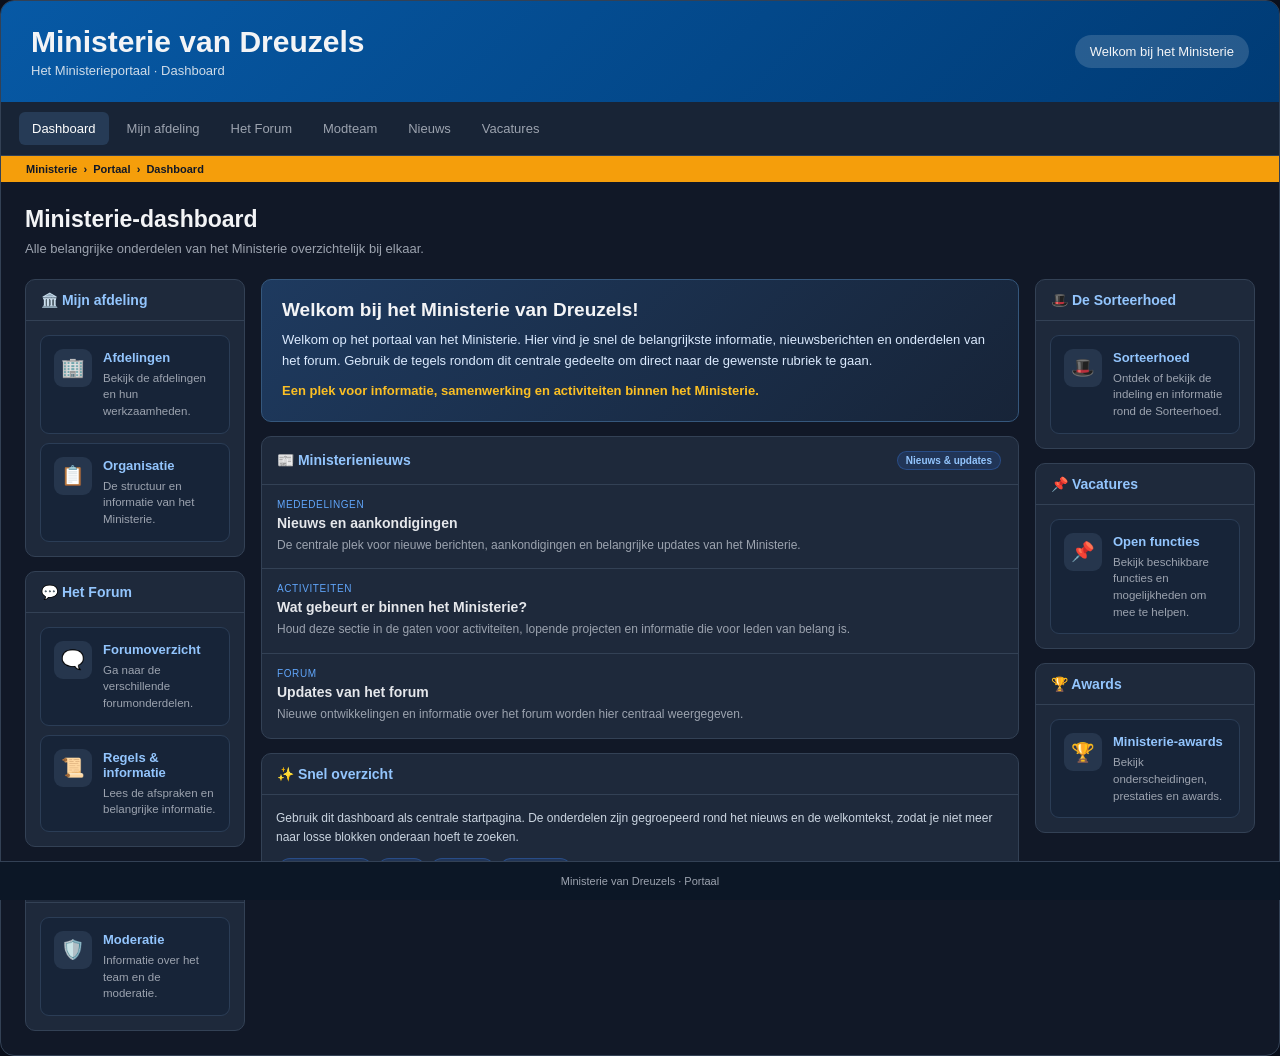
<file: portal/nieuw-dashboard.html>
<!DOCTYPE html>
<html lang="nl"><head><meta charset="UTF-8"><meta name="viewport" content="width=device-width,initial-scale=1"><title>Ministerie van Dreuzels — Dashboard</title>
<style>
:root{--background:#0b1120;--dashboard:#111827;--panel:#1e293b;--panel-hover:#263449;--accent:#3b82f6;--orange:#f59e0b;--text:#f3f4f6;--muted:#9ca3af;--border:#334155}
*{box-sizing:border-box;margin:0;padding:0}html{scroll-behavior:smooth}body{font-family:"Segoe UI",Arial,sans-serif;background:var(--background);color:var(--text);min-height:100vh;padding:18px}
.dashboard{max-width:1450px;margin:auto;background:var(--dashboard);border:1px solid var(--border);border-radius:14px;overflow:hidden;box-shadow:0 15px 50px #0006}
.header{background:linear-gradient(135deg,#0759a5,#003b75);padding:24px 30px;display:flex;align-items:center;justify-content:space-between;gap:18px}.logo{font-size:clamp(21px,3vw,30px);font-weight:800}.logo span{font-size:13px;font-weight:400;display:block;opacity:.85;margin-top:4px}.user{background:#ffffff26;border-radius:30px;padding:9px 15px;font-size:13px;white-space:nowrap}
.nav{display:flex;gap:5px;padding:10px 18px;background:#182436;border-bottom:1px solid var(--border);overflow-x:auto}.nav a{color:var(--muted);text-decoration:none;padding:9px 13px;border-radius:6px;white-space:nowrap;font-size:13px}.nav a:hover,.nav a.active{background:#263b56;color:white}
.breadcrumb{background:var(--orange);color:#111827;padding:7px 25px;font-size:11px;font-weight:700}.main{padding:24px}.page-title{font-size:23px;margin-bottom:6px}.subtitle{color:var(--muted);font-size:13px;margin-bottom:20px;line-height:1.5}
.dashboard-grid{display:grid;grid-template-columns:minmax(185px,220px) minmax(0,1fr) minmax(185px,220px);gap:16px;align-items:start}.side-column,.center-column{display:grid;gap:14px;min-width:0}.panel{background:var(--panel);border:1px solid var(--border);border-radius:10px;overflow:hidden}.panel-heading{padding:12px 15px;border-bottom:1px solid var(--border);display:flex;align-items:center;gap:9px;font-size:14px;font-weight:750;color:#93c5fd}.panel-body{padding:14px}
.widget{background:#172438;border:1px solid #2b3d56;border-radius:9px;padding:13px;display:flex;align-items:flex-start;gap:11px;transition:.18s;text-decoration:none;color:inherit;min-width:0}.widget:hover{transform:translateY(-2px);background:var(--panel-hover);border-color:var(--accent);box-shadow:0 6px 18px #0003}.widget-icon{width:38px;height:38px;display:flex;align-items:center;justify-content:center;flex-shrink:0;background:#26364d;border-radius:9px;color:#60a5fa;font-size:19px}.widget h3{font-size:13px;color:#93c5fd;margin:1px 0 5px}.widget p{color:var(--muted);font-size:11.5px;line-height:1.45}.widget-stack{display:grid;gap:9px}
.welcome{padding:19px 20px;background:linear-gradient(135deg,#1e3a5f,#172438);border:1px solid #35577c;border-radius:10px}.welcome h2{font-size:19px;margin-bottom:8px}.welcome p{font-size:13px;line-height:1.65;color:#dbeafe}.welcome-accent{color:#fbbf24!important;font-weight:700;margin-top:9px}
.news-panel .panel-heading{justify-content:space-between}.news-item{padding:14px 15px;border-bottom:1px solid var(--border)}.news-item:last-child{border:0}.news-item h3{font-size:14px;color:#e5e7eb;margin-bottom:5px}.news-item p{font-size:12px;color:var(--muted);line-height:1.55}.news-meta{font-size:10px;color:#60a5fa;margin-bottom:5px;text-transform:uppercase;letter-spacing:.06em}
.info-panel .panel-body{font-size:12px;line-height:1.6;color:#cbd5e1}.pill{display:inline-block;background:#3b82f626;border:1px solid #3b82f64d;color:#93c5fd;border-radius:20px;padding:3px 8px;font-size:10px;font-weight:700;margin:2px}
.footer{border-top:1px solid var(--border);padding:13px 22px;color:var(--muted);font-size:11px;text-align:center;background:#101827}
@media(max-width:1050px){.dashboard-grid{grid-template-columns:minmax(170px,1fr) minmax(0,2fr)}.right-column{grid-column:1/-1;grid-template-columns:repeat(3,minmax(0,1fr))}}
@media(max-width:700px){body{padding:7px}.header{padding:17px 16px}.user{font-size:11px;padding:7px 10px}.nav{padding:8px}.main{padding:14px}.dashboard-grid{grid-template-columns:1fr}.left-column,.right-column{grid-column:auto;grid-template-columns:1fr 1fr}.center-column{order:-1}.page-title{font-size:20px}.welcome{padding:16px}.welcome h2{font-size:17px}}
@media(max-width:460px){.left-column,.right-column{grid-template-columns:1fr}.logo span{font-size:11px}.breadcrumb{padding:7px 14px}}
</style><style id="hpmw-shared-chrome">
html,body{margin:0!important;padding:0!important;max-width:100%!important;overflow-x:hidden!important}
.topbar.luxury-nav-v2,.portal-nav,.site-nav,.nav-bar{position:fixed!important;top:0!important;left:0!important;right:0!important;width:100vw!important;max-width:none!important;margin:0!important;box-sizing:border-box!important;z-index:100000!important;border-bottom:0!important;background:#0c1320!important}
.topbar.luxury-nav-v2 .top-actions{width:100%!important;max-width:none!important;display:flex!important;align-items:center!important;flex-wrap:nowrap!important;overflow-x:auto!important;scrollbar-width:none!important}
.topbar.luxury-nav-v2 .top-actions::-webkit-scrollbar{display:none!important}
.lux-footer,.portal-footer,.site-footer,footer{position:fixed!important;left:0!important;right:0!important;bottom:0!important;width:100vw!important;max-width:none!important;margin:0!important;box-sizing:border-box!important;z-index:99990!important;background:#0c1726!important}
.wrap,.portal-wrap,.page-shell{width:100vw!important;max-width:none!important;margin:0!important;padding-top:64px!important;padding-bottom:62px!important;box-sizing:border-box!important;border:0!important;border-radius:0!important;box-shadow:none!important}
</style></head><body><div class="dashboard">
<header class="header"><div class="logo">Ministerie van Dreuzels<span>Het Ministerieportaal · Dashboard</span></div><div class="user">Welkom bij het Ministerie</div></header>
<nav class="nav" aria-label="Hoofdnavigatie"><a class="active" href="#dashboard">Dashboard</a><a href="#mijn-afdeling">Mijn afdeling</a><a href="#forum">Het Forum</a><a href="#modteam">Modteam</a><a href="#nieuws">Nieuws</a><a href="#vacatures">Vacatures</a></nav>
<div class="breadcrumb">Ministerie &nbsp;›&nbsp; Portaal &nbsp;›&nbsp; Dashboard</div>
<main class="main" id="dashboard"><h1 class="page-title">Ministerie-dashboard</h1><p class="subtitle">Alle belangrijke onderdelen van het Ministerie overzichtelijk bij elkaar.</p>
<div class="dashboard-grid">
<aside class="side-column left-column">
<section class="panel" id="mijn-afdeling"><div class="panel-heading">🏛️ Mijn afdeling</div><div class="panel-body widget-stack"><a class="widget" href="#"><div class="widget-icon">🏢</div><div><h3>Afdelingen</h3><p>Bekijk de afdelingen en hun werkzaamheden.</p></div></a><a class="widget" href="#"><div class="widget-icon">📋</div><div><h3>Organisatie</h3><p>De structuur en informatie van het Ministerie.</p></div></a></div></section>
<section class="panel" id="forum"><div class="panel-heading">💬 Het Forum</div><div class="panel-body widget-stack"><a class="widget" href="#"><div class="widget-icon">🗨️</div><div><h3>Forumoverzicht</h3><p>Ga naar de verschillende forumonderdelen.</p></div></a><a class="widget" href="#"><div class="widget-icon">📜</div><div><h3>Regels & informatie</h3><p>Lees de afspraken en belangrijke informatie.</p></div></a></div></section>
<section class="panel" id="modteam"><div class="panel-heading">🛡️ Modteam</div><div class="panel-body"><a class="widget" href="#"><div class="widget-icon">🛡️</div><div><h3>Moderatie</h3><p>Informatie over het team en de moderatie.</p></div></a></div></section>
</aside>
<section class="center-column"><section class="welcome"><h2>Welkom bij het Ministerie van Dreuzels!</h2><p>Welkom op het portaal van het Ministerie. Hier vind je snel de belangrijkste informatie, nieuwsberichten en onderdelen van het forum. Gebruik de tegels rondom dit centrale gedeelte om direct naar de gewenste rubriek te gaan.</p><p class="welcome-accent">Een plek voor informatie, samenwerking en activiteiten binnen het Ministerie.</p></section>
<section class="panel news-panel" id="nieuws"><div class="panel-heading">📰 Ministerienieuws <span class="pill">Nieuws & updates</span></div><div><article class="news-item"><div class="news-meta">Mededelingen</div><h3>Nieuws en aankondigingen</h3><p>De centrale plek voor nieuwe berichten, aankondigingen en belangrijke updates van het Ministerie.</p></article><article class="news-item"><div class="news-meta">Activiteiten</div><h3>Wat gebeurt er binnen het Ministerie?</h3><p>Houd deze sectie in de gaten voor activiteiten, lopende projecten en informatie die voor leden van belang is.</p></article><article class="news-item"><div class="news-meta">Forum</div><h3>Updates van het forum</h3><p>Nieuwe ontwikkelingen en informatie over het forum worden hier centraal weergegeven.</p></article></div></section>
<section class="panel info-panel"><div class="panel-heading">✨ Snel overzicht</div><div class="panel-body"><p>Gebruik dit dashboard als centrale startpagina. De onderdelen zijn gegroepeerd rond het nieuws en de welkomtekst, zodat je niet meer naar losse blokken onderaan hoeft te zoeken.</p><div style="margin-top:9px"><span class="pill">Centraal nieuws</span><span class="pill">Forum</span><span class="pill">Ministerie</span><span class="pill">Community</span></div></div></section></section>
<aside class="side-column right-column"><section class="panel"><div class="panel-heading">🎩 De Sorteerhoed</div><div class="panel-body"><a class="widget" href="#"><div class="widget-icon">🎩</div><div><h3>Sorteerhoed</h3><p>Ontdek of bekijk de indeling en informatie rond de Sorteerhoed.</p></div></a></div></section>
<section class="panel" id="vacatures"><div class="panel-heading">📌 Vacatures</div><div class="panel-body"><a class="widget" href="#"><div class="widget-icon">📌</div><div><h3>Open functies</h3><p>Bekijk beschikbare functies en mogelijkheden om mee te helpen.</p></div></a></div></section>
<section class="panel"><div class="panel-heading">🏆 Awards</div><div class="panel-body"><a class="widget" href="#"><div class="widget-icon">🏆</div><div><h3>Ministerie-awards</h3><p>Bekijk onderscheidingen, prestaties en awards.</p></div></a></div></section></aside>
</div></main><footer class="footer">Ministerie van Dreuzels · Portaal</footer></div></body></html>
</file>
